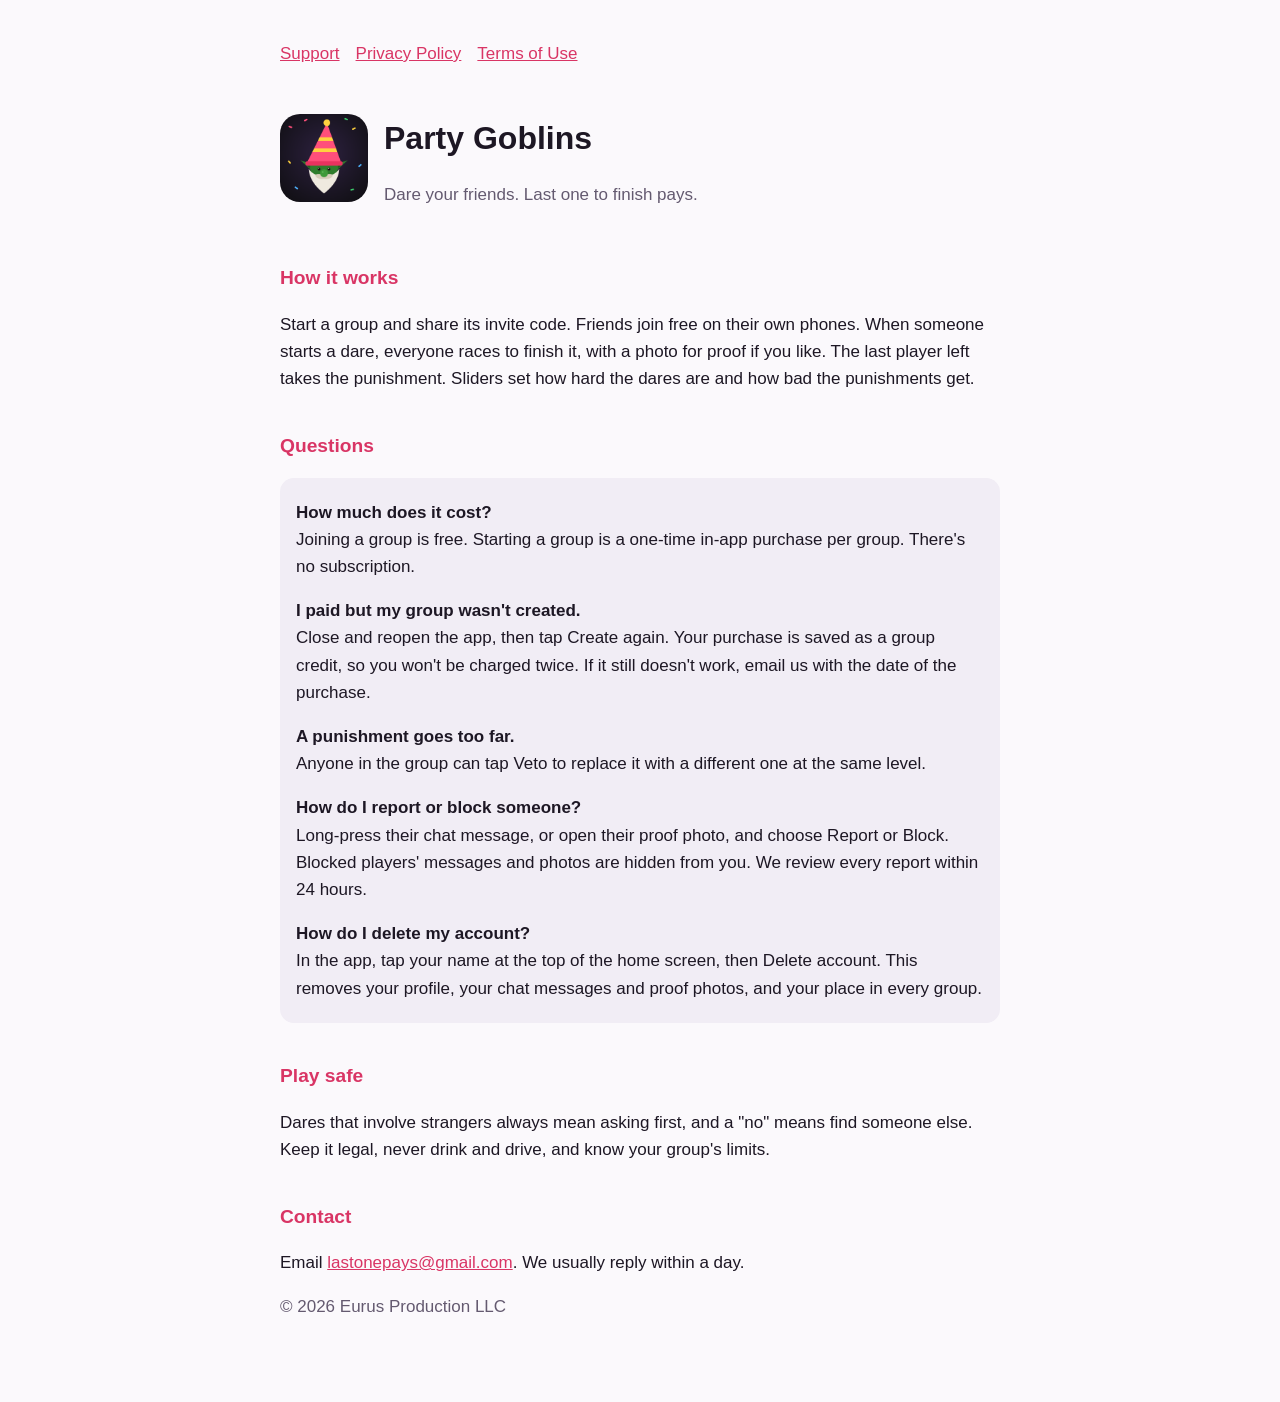
<file: index.html>
<!DOCTYPE html>
<html lang="en">
<head>
<meta charset="utf-8">
<meta name="viewport" content="width=device-width, initial-scale=1">
<title>Party Goblins Support</title>
<link rel="stylesheet" href="style.css">
</head>
<body>
<main>
  <nav><a href="./">Support</a><a href="privacy.html">Privacy Policy</a><a href="terms.html">Terms of Use</a></nav>
  <div class="hero">
    <img src="icon.png" alt="Party Goblins app icon">
    <div>
      <h1>Party Goblins</h1>
      <p class="muted">Dare your friends. Last one to finish pays.</p>
    </div>
  </div>

  <h2>How it works</h2>
  <p>Start a group and share its invite code. Friends join free on their own phones. When someone starts a dare, everyone races to finish it, with a photo for proof if you like. The last player left takes the punishment. Sliders set how hard the dares are and how bad the punishments get.</p>

  <h2>Questions</h2>
  <div class="card">
    <p><strong>How much does it cost?</strong><br>Joining a group is free. Starting a group is a one-time in-app purchase per group. There's no subscription.</p>
    <p><strong>I paid but my group wasn't created.</strong><br>Close and reopen the app, then tap Create again. Your purchase is saved as a group credit, so you won't be charged twice. If it still doesn't work, email us with the date of the purchase.</p>
    <p><strong>A punishment goes too far.</strong><br>Anyone in the group can tap Veto to replace it with a different one at the same level.</p>
    <p><strong>How do I report or block someone?</strong><br>Long-press their chat message, or open their proof photo, and choose Report or Block. Blocked players' messages and photos are hidden from you. We review every report within 24 hours.</p>
    <p><strong>How do I delete my account?</strong><br>In the app, tap your name at the top of the home screen, then Delete account. This removes your profile, your chat messages and proof photos, and your place in every group.</p>
  </div>

  <h2>Play safe</h2>
  <p>Dares that involve strangers always mean asking first, and a "no" means find someone else. Keep it legal, never drink and drive, and know your group's limits.</p>

  <h2>Contact</h2>
  <p>Email <a href="mailto:lastonepays@gmail.com">lastonepays@gmail.com</a>. We usually reply within a day.</p>
  <p class="muted">© 2026 Eurus Production LLC</p>
</main>
</body>
</html>
</file>
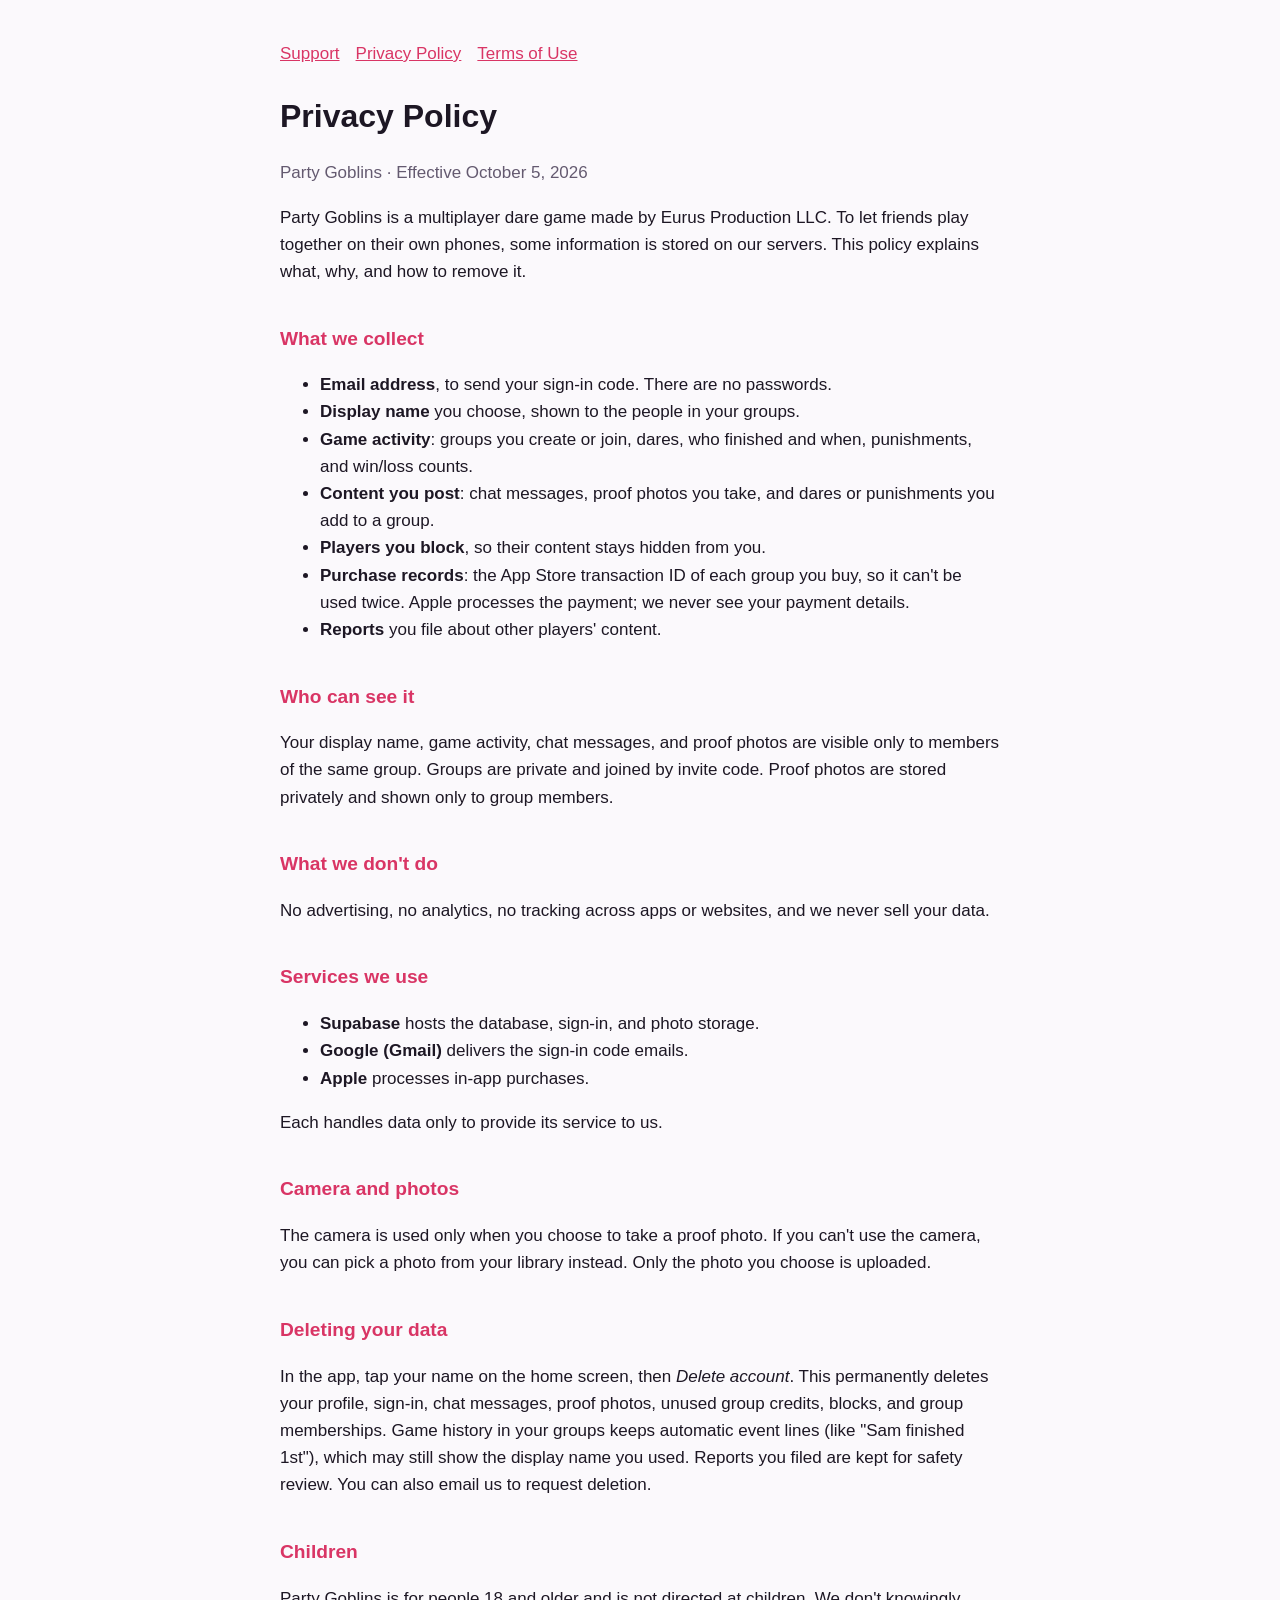
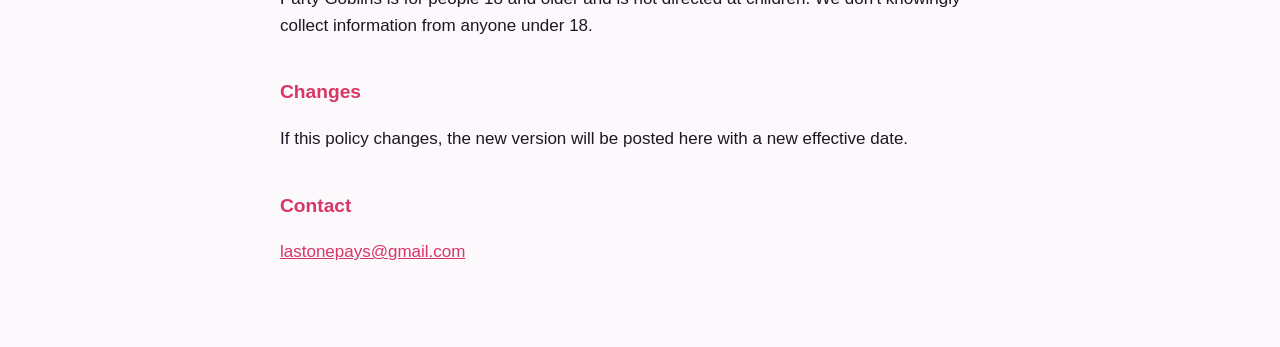
<file: privacy.html>
<!DOCTYPE html>
<html lang="en">
<head>
<meta charset="utf-8">
<meta name="viewport" content="width=device-width, initial-scale=1">
<title>Party Goblins Privacy Policy</title>
<link rel="stylesheet" href="style.css">
</head>
<body>
<main>
  <nav><a href="./">Support</a><a href="privacy.html">Privacy Policy</a><a href="terms.html">Terms of Use</a></nav>
  <h1>Privacy Policy</h1>
  <p class="muted">Party Goblins · Effective October 5, 2026</p>

  <p>Party Goblins is a multiplayer dare game made by Eurus Production LLC. To let friends play together on their own phones, some information is stored on our servers. This policy explains what, why, and how to remove it.</p>

  <h2>What we collect</h2>
  <ul>
    <li><strong>Email address</strong>, to send your sign-in code. There are no passwords.</li>
    <li><strong>Display name</strong> you choose, shown to the people in your groups.</li>
    <li><strong>Game activity</strong>: groups you create or join, dares, who finished and when, punishments, and win/loss counts.</li>
    <li><strong>Content you post</strong>: chat messages, proof photos you take, and dares or punishments you add to a group.</li>
    <li><strong>Players you block</strong>, so their content stays hidden from you.</li>
    <li><strong>Purchase records</strong>: the App Store transaction ID of each group you buy, so it can't be used twice. Apple processes the payment; we never see your payment details.</li>
    <li><strong>Reports</strong> you file about other players' content.</li>
  </ul>

  <h2>Who can see it</h2>
  <p>Your display name, game activity, chat messages, and proof photos are visible only to members of the same group. Groups are private and joined by invite code. Proof photos are stored privately and shown only to group members.</p>

  <h2>What we don't do</h2>
  <p>No advertising, no analytics, no tracking across apps or websites, and we never sell your data.</p>

  <h2>Services we use</h2>
  <ul>
    <li><strong>Supabase</strong> hosts the database, sign-in, and photo storage.</li>
    <li><strong>Google (Gmail)</strong> delivers the sign-in code emails.</li>
    <li><strong>Apple</strong> processes in-app purchases.</li>
  </ul>
  <p>Each handles data only to provide its service to us.</p>

  <h2>Camera and photos</h2>
  <p>The camera is used only when you choose to take a proof photo. If you can't use the camera, you can pick a photo from your library instead. Only the photo you choose is uploaded.</p>

  <h2>Deleting your data</h2>
  <p>In the app, tap your name on the home screen, then <em>Delete account</em>. This permanently deletes your profile, sign-in, chat messages, proof photos, unused group credits, blocks, and group memberships. Game history in your groups keeps automatic event lines (like "Sam finished 1st"), which may still show the display name you used. Reports you filed are kept for safety review. You can also email us to request deletion.</p>

  <h2>Children</h2>
  <p>Party Goblins is for people 18 and older and is not directed at children. We don't knowingly collect information from anyone under 18.</p>

  <h2>Changes</h2>
  <p>If this policy changes, the new version will be posted here with a new effective date.</p>

  <h2>Contact</h2>
  <p><a href="mailto:lastonepays@gmail.com">lastonepays@gmail.com</a></p>
</main>
</body>
</html>
</file>
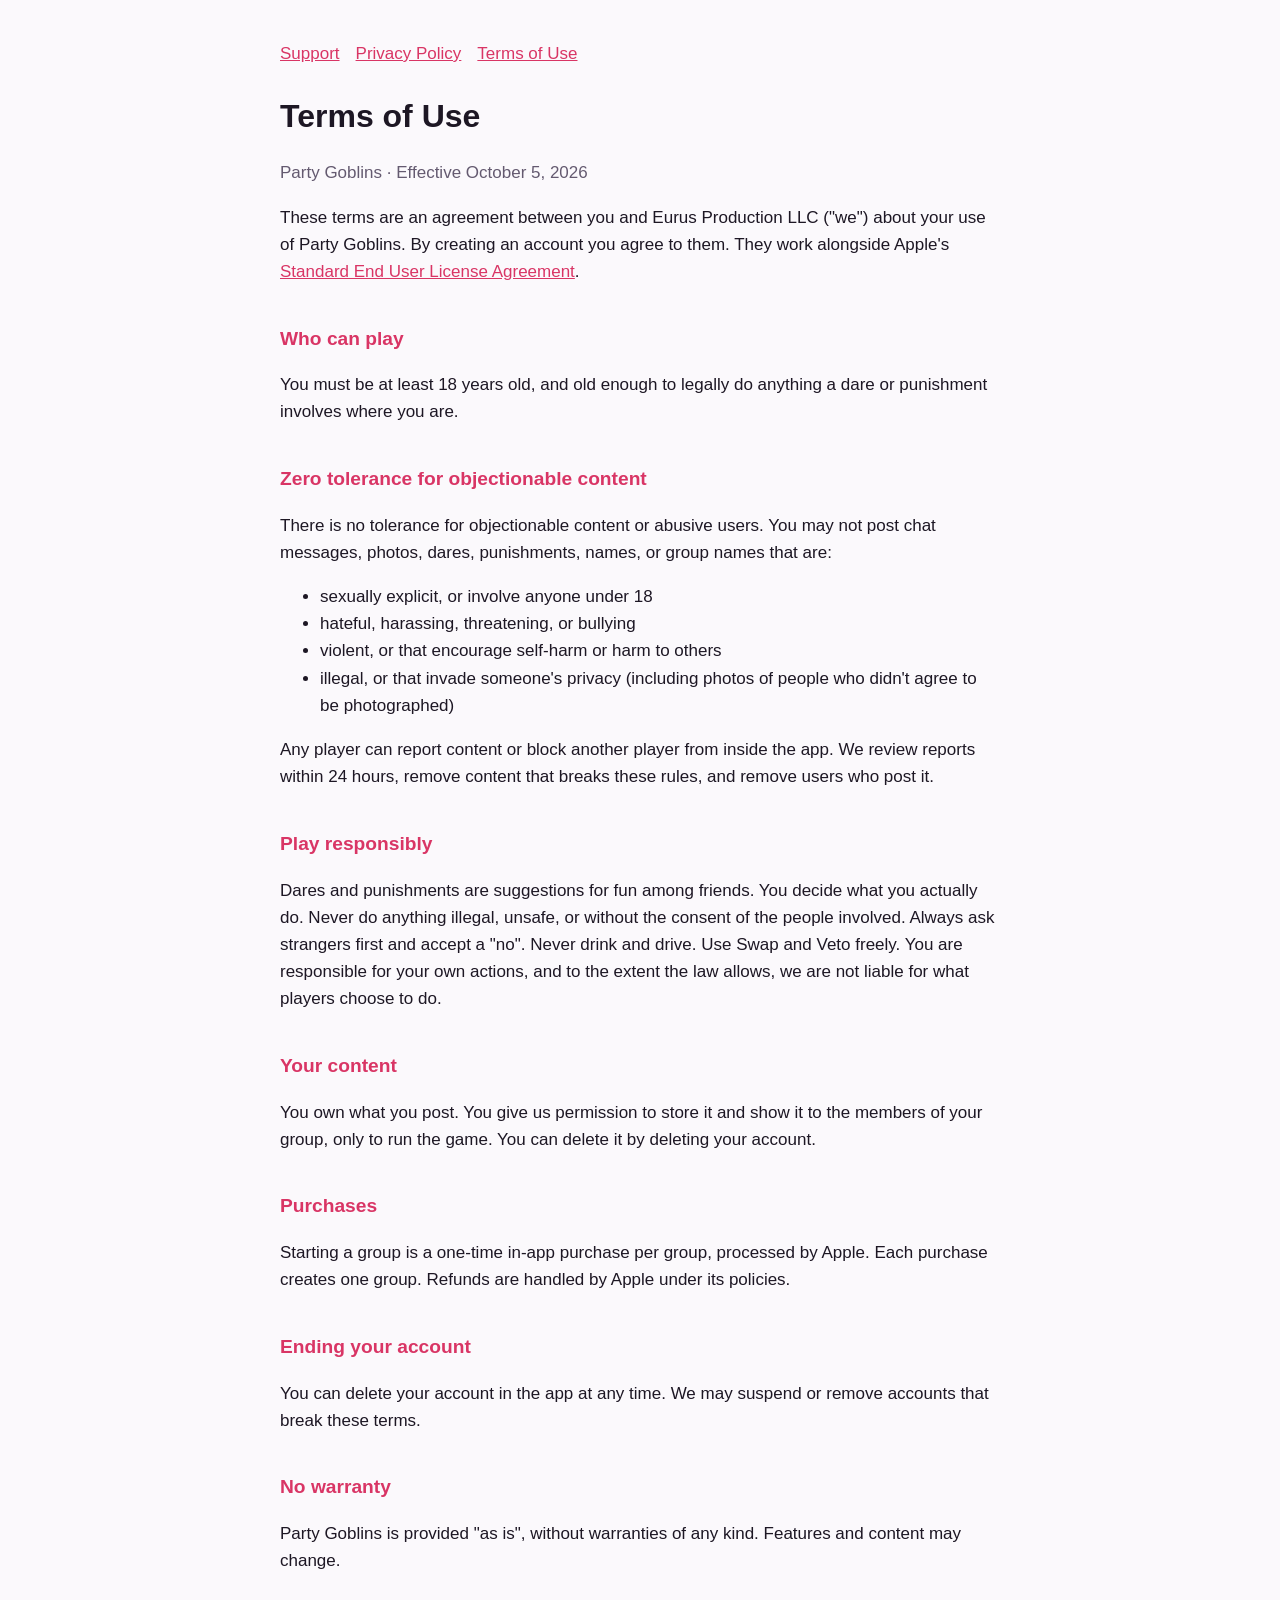
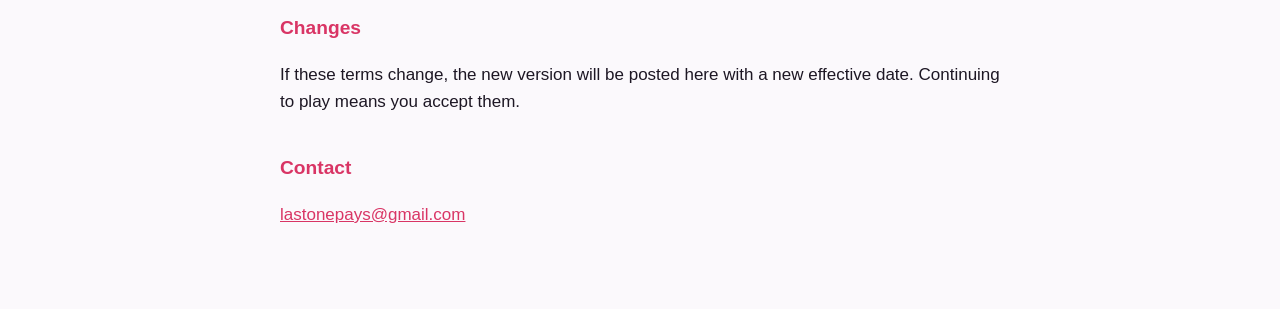
<file: terms.html>
<!DOCTYPE html>
<html lang="en">
<head>
<meta charset="utf-8">
<meta name="viewport" content="width=device-width, initial-scale=1">
<title>Party Goblins Terms of Use</title>
<link rel="stylesheet" href="style.css">
</head>
<body>
<main>
  <nav><a href="./">Support</a><a href="privacy.html">Privacy Policy</a><a href="terms.html">Terms of Use</a></nav>
  <h1>Terms of Use</h1>
  <p class="muted">Party Goblins · Effective October 5, 2026</p>

  <p>These terms are an agreement between you and Eurus Production LLC ("we") about your use of Party Goblins. By creating an account you agree to them. They work alongside Apple's <a href="https://www.apple.com/legal/internet-services/itunes/dev/stdeula/">Standard End User License Agreement</a>.</p>

  <h2>Who can play</h2>
  <p>You must be at least 18 years old, and old enough to legally do anything a dare or punishment involves where you are.</p>

  <h2>Zero tolerance for objectionable content</h2>
  <p>There is no tolerance for objectionable content or abusive users. You may not post chat messages, photos, dares, punishments, names, or group names that are:</p>
  <ul>
    <li>sexually explicit, or involve anyone under 18</li>
    <li>hateful, harassing, threatening, or bullying</li>
    <li>violent, or that encourage self-harm or harm to others</li>
    <li>illegal, or that invade someone's privacy (including photos of people who didn't agree to be photographed)</li>
  </ul>
  <p>Any player can report content or block another player from inside the app. We review reports within 24 hours, remove content that breaks these rules, and remove users who post it.</p>

  <h2>Play responsibly</h2>
  <p>Dares and punishments are suggestions for fun among friends. You decide what you actually do. Never do anything illegal, unsafe, or without the consent of the people involved. Always ask strangers first and accept a "no". Never drink and drive. Use Swap and Veto freely. You are responsible for your own actions, and to the extent the law allows, we are not liable for what players choose to do.</p>

  <h2>Your content</h2>
  <p>You own what you post. You give us permission to store it and show it to the members of your group, only to run the game. You can delete it by deleting your account.</p>

  <h2>Purchases</h2>
  <p>Starting a group is a one-time in-app purchase per group, processed by Apple. Each purchase creates one group. Refunds are handled by Apple under its policies.</p>

  <h2>Ending your account</h2>
  <p>You can delete your account in the app at any time. We may suspend or remove accounts that break these terms.</p>

  <h2>No warranty</h2>
  <p>Party Goblins is provided "as is", without warranties of any kind. Features and content may change.</p>

  <h2>Changes</h2>
  <p>If these terms change, the new version will be posted here with a new effective date. Continuing to play means you accept them.</p>

  <h2>Contact</h2>
  <p><a href="mailto:lastonepays@gmail.com">lastonepays@gmail.com</a></p>
</main>
</body>
</html>
</file>
<file: style.css>
:root { --bg: #fbf9fc; --fg: #1d1724; --muted: #645a70; --accent: #d93565; --card: #f1edf5; }
@media (prefers-color-scheme: dark) {
  :root { --bg: #121016; --fg: #f4f2f7; --muted: #968fa3; --accent: #ff4f7b; --card: #1c1922; }
}
body { background: var(--bg); color: var(--fg); font: 17px/1.6 -apple-system, BlinkMacSystemFont, "Segoe UI", sans-serif; margin: 0; }
main { max-width: 720px; margin: 0 auto; padding: 40px 16px 64px; }
h1 { font-size: 2rem; margin-bottom: 0.2em; }
h2 { font-size: 1.2rem; margin-top: 2em; color: var(--accent); }
.muted { color: var(--muted); }
a { color: var(--accent); }
nav { display: flex; gap: 16px; flex-wrap: wrap; margin-bottom: 24px; }
.hero { display: flex; gap: 16px; align-items: center; }
.hero img { width: 88px; height: 88px; border-radius: 20px; }
.card { background: var(--card); border-radius: 14px; padding: 4px 16px; }
</file>
